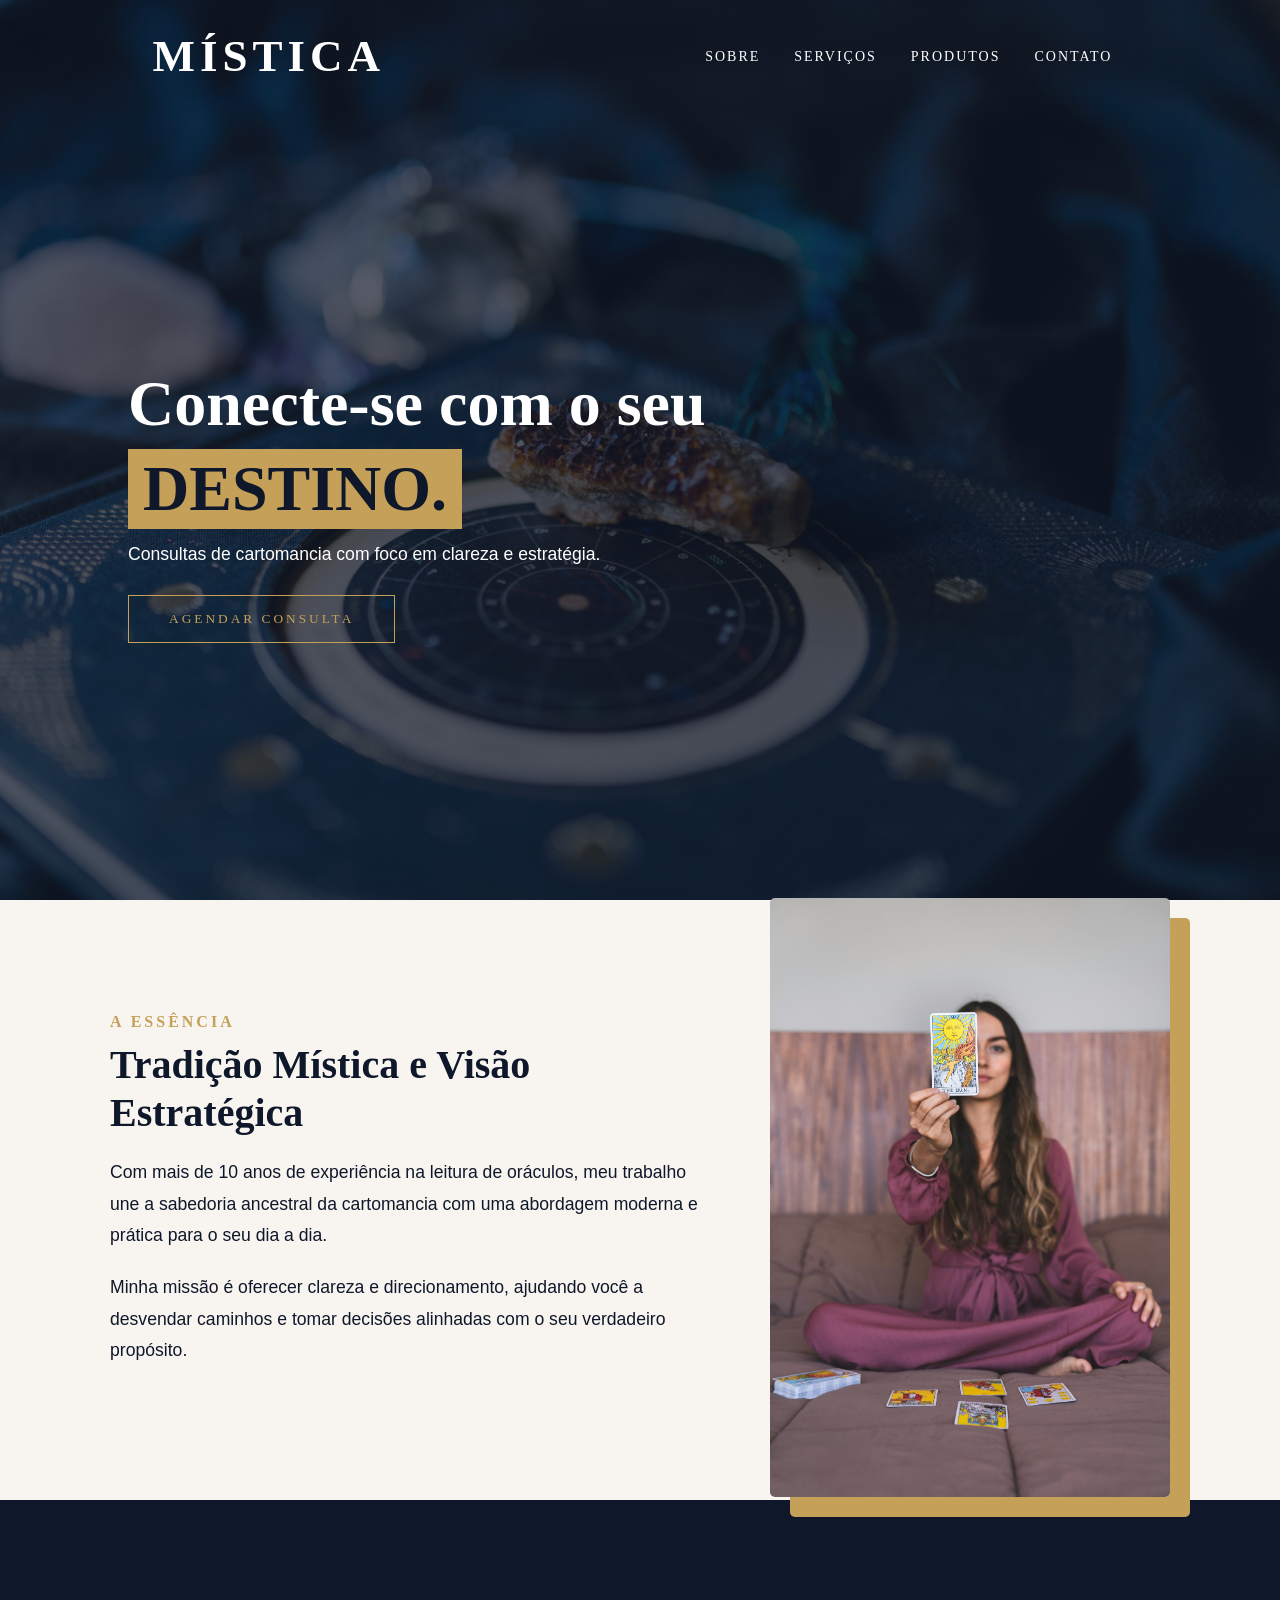
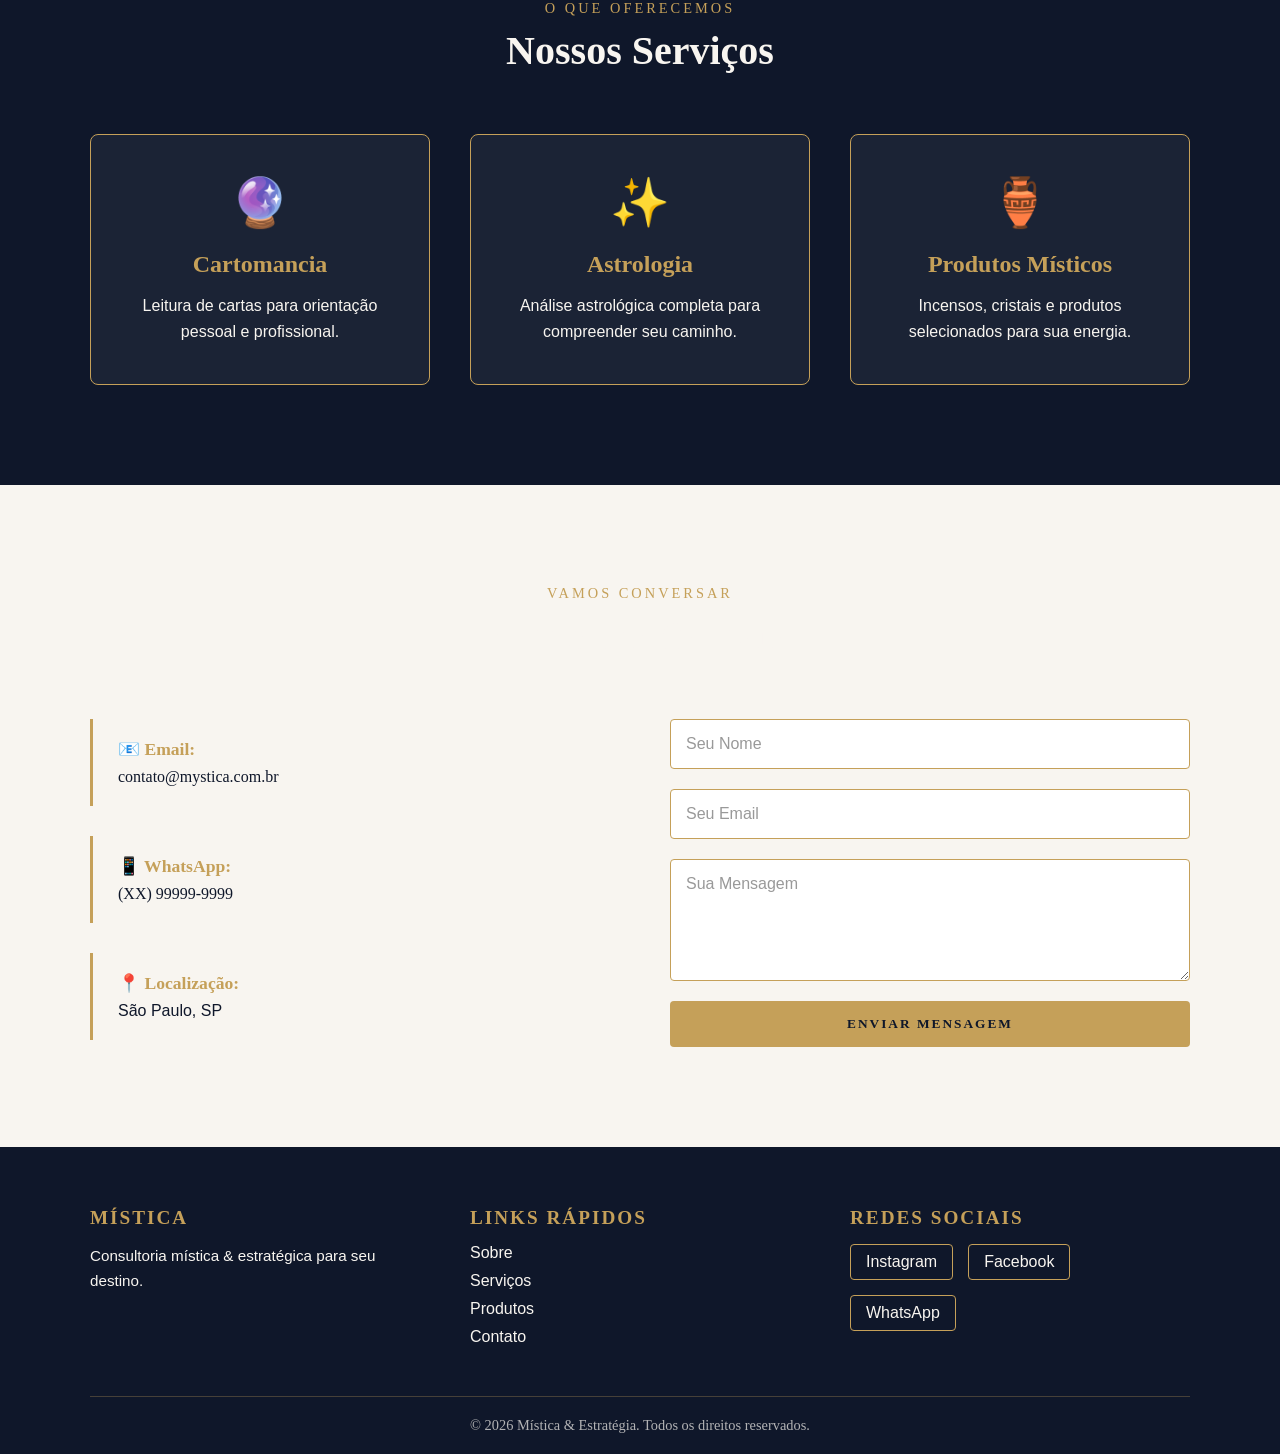
<file: index.html>
<!doctype html>
<html lang="pt-br">
  <head>
    <meta charset="UTF-8" />
    <meta name="viewport" content="width=device-width, initial-scale=1.0" />
    <title>Mística & Estratégia | Consultoria</title>
    <link rel="stylesheet" type="text/css" href="./css/styles.css" />
  </head>
  <body>
    <section class="hero">
      <header>
        <div
          class="logo"
          style="
            color: white;
            font-size: 45px;
            font-weight: bold;
            letter-spacing: 5px;
          "
        >
          MÍSTICA
        </div>
        <nav class="nav-links">
          <a href="#sobre">Sobre</a>
          <a href="#servicos">Serviços</a>
          <a href="produtos.html">Produtos</a>
          <a href="#contato">Contato</a>
        </nav>
      </header>

      <div class="hero-content">
        <!-- Slide 1 -->
        <div class="slide-item active">
          <h1>Conecte-se com o seu <span>DESTINO.</span></h1>
          <p>Consultas de cartomancia com foco em clareza e estratégia.</p>
          <button class="btn-agendar">Agendar Consulta</button>
        </div>

        <!-- Slide 2 -->
        <div class="slide-item">
          <h1>Sua jornada guiada pelos <span>ASTROS.</span></h1>
          <p>
            Descubra o que o universo reservou para o seu caminho profissional.
          </p>
          <button class="btn-agendar">Ver Previsões</button>
        </div>

        <!-- Slide 3 -->
        <div class="slide-item">
          <h1>Produtos para sua <span>ENERGIA.</span></h1>
          <p>
            Conheça nossa linha exclusiva de incensos e cristais selecionados.
          </p>
          <a href="produtos.html" style="text-decoration: none"
            ><button class="btn-agendar">Ir para Loja</button></a
          >
        </div>
      </div>
    </section>

    <!-- SEÇÃO SOBRE -->
    <section id="sobre" class="secao-sobre">
      <div class="container-sobre">
        <div class="sobre-texto">
          <span>A Essência</span>
          <h2>Tradição Mística e Visão Estratégica</h2>
          <p>
            Com mais de 10 anos de experiência na leitura de oráculos, meu
            trabalho une a sabedoria ancestral da cartomancia com uma abordagem
            moderna e prática para o seu dia a dia.
          </p>
          <p>
            Minha missão é oferecer clareza e direcionamento, ajudando você a
            desvendar caminhos e tomar decisões alinhadas com o seu verdadeiro
            propósito.
          </p>
        </div>
        <div class="sobre-imagem">
          <div class="placeholder-image">
            <span>
              <img src="./img/pexels-cristian-rojas-8391231.jpg" alt=""
            /></span>
          </div>
        </div>
      </div>
    </section>

    <!-- SEÇÃO SERVIÇOS -->
    <section id="servicos" class="secao-servicos">
      <div class="container-servicos">
        <div class="titulo-secao">
          <span>O que oferecemos</span>
          <h2>Nossos Serviços</h2>
        </div>
        <div class="grid-servicos">
          <div class="card-servico">
            <div class="icon-servico">🔮</div>
            <h3>Cartomancia</h3>
            <p>Leitura de cartas para orientação pessoal e profissional.</p>
          </div>
          <div class="card-servico">
            <div class="icon-servico">✨</div>
            <h3>Astrologia</h3>
            <p>Análise astrológica completa para compreender seu caminho.</p>
          </div>
          <div class="card-servico">
            <div class="icon-servico">🏺</div>
            <h3>Produtos Místicos</h3>
            <p>Incensos, cristais e produtos selecionados para sua energia.</p>
          </div>
        </div>
      </div>
    </section>

    <!-- SEÇÃO CONTATO -->
    <section id="contato" class="secao-contato">
      <div class="container-contato">
        <div class="titulo-secao">
          <span>Vamos conversar</span>
          <h2>Entre em Contato</h2>
        </div>
        <div class="conteudo-contato">
          <div class="info-contato">
            <div class="item-contato">
              <strong>📧 Email:</strong>
              <p>
                <a href="mailto:contato@mystica.com.br"
                  >contato@mystica.com.br</a
                >
              </p>
            </div>
            <div class="item-contato">
              <strong>📱 WhatsApp:</strong>
              <p>
                <a href="https://wa.me/55" target="_blank">(XX) 99999-9999</a>
              </p>
            </div>
            <div class="item-contato">
              <strong>📍 Localização:</strong>
              <p>São Paulo, SP</p>
            </div>
          </div>
          <form class="formulario-contato" id="form-contato">
            <input type="text" name="name" placeholder="Seu Nome" required />
            <input type="email" name="email" placeholder="Seu Email" required />
            <textarea
              name="message"
              placeholder="Sua Mensagem"
              rows="5"
              required
            ></textarea>
            <button type="submit" class="btn-enviar">Enviar Mensagem</button>
            <div id="form-resposta" class="form-resposta"></div>
          </form>
        </div>
      </div>
    </section>

    <!-- FOOTER -->
    <footer class="footer">
      <div class="container-footer">
        <div class="footer-content">
          <div class="footer-section">
            <h4>MÍSTICA</h4>
            <p>Consultoria mística & estratégica para seu destino.</p>
          </div>
          <div class="footer-section">
            <h4>Links Rápidos</h4>
            <ul>
              <li><a href="#sobre">Sobre</a></li>
              <li><a href="#servicos">Serviços</a></li>
              <li><a href="produtos.html">Produtos</a></li>
              <li><a href="#contato">Contato</a></li>
            </ul>
          </div>
          <div class="footer-section">
            <h4>Redes Sociais</h4>
            <div class="social-links">
              <a href="#" target="_blank">Instagram</a>
              <a href="#" target="_blank">Facebook</a>
              <a href="#" target="_blank">WhatsApp</a>
            </div>
          </div>
        </div>
        <div class="footer-bottom">
          <p>&copy; 2026 Mística & Estratégia. Todos os direitos reservados.</p>
        </div>
      </div>
    </footer>

    <script>
      // SLIDER AUTOMÁTICO
      let currentSlide = 0;
      const slides = document.querySelectorAll(".slide-item");

      function showNextSlide() {
        slides[currentSlide].classList.remove("active");
        currentSlide = (currentSlide + 1) % slides.length;
        slides[currentSlide].classList.add("active");
      }

      setInterval(showNextSlide, 10000);

      // FORMULÁRIO DE CONTATO COM AJAX
      const form = document.getElementById("form-contato");
      const formResposta = document.getElementById("form-resposta");

      if (form) {
        form.addEventListener("submit", function (e) {
          e.preventDefault();

          // Limpa mensagens anteriores
          formResposta.innerHTML = "";

          // Cria FormData com os dados do formulário
          const formData = new FormData(this);

          // Desabilita o botão durante envio
          const btn = form.querySelector(".btn-enviar");
          btn.disabled = true;
          btn.textContent = "Enviando...";

          // Envia os dados para o backend
          fetch("contact.php", {
            method: "POST",
            body: formData,
          })
            .then((response) => response.json())
            .then((data) => {
              if (data.status === "success") {
                // Sucesso
                formResposta.innerHTML =
                  '<div class="resposta-sucesso">✓ ' + data.message + "</div>";
                form.reset();
                btn.textContent = "Enviar Mensagem";
                btn.disabled = false;
              } else {
                // Erro
                let mensagensErro = "<ul>";
                if (data.errors && Array.isArray(data.errors)) {
                  data.errors.forEach((erro) => {
                    mensagensErro += "<li>" + erro + "</li>";
                  });
                } else {
                  mensagensErro += "<li>" + data.message + "</li>";
                }
                mensagensErro += "</ul>";
                formResposta.innerHTML =
                  '<div class="resposta-erro">✗ ' + mensagensErro + "</div>";
                btn.textContent = "Enviar Mensagem";
                btn.disabled = false;
              }
            })
            .catch((error) => {
              console.error("Erro:", error);
              formResposta.innerHTML =
                '<div class="resposta-erro">✗ Erro ao enviar mensagem. Tente novamente.</div>';
              btn.textContent = "Enviar Mensagem";
              btn.disabled = false;
            });
        });
      }

      // NAVEGAÇÃO SUAVE
      document.querySelectorAll('a[href^="#"]').forEach((anchor) => {
        anchor.addEventListener("click", function (e) {
          e.preventDefault();
          const target = document.querySelector(this.getAttribute("href"));
          if (target) {
            target.scrollIntoView({ behavior: "smooth" });
          }
        });
      });
    </script>
  </body>
</html>
</file>
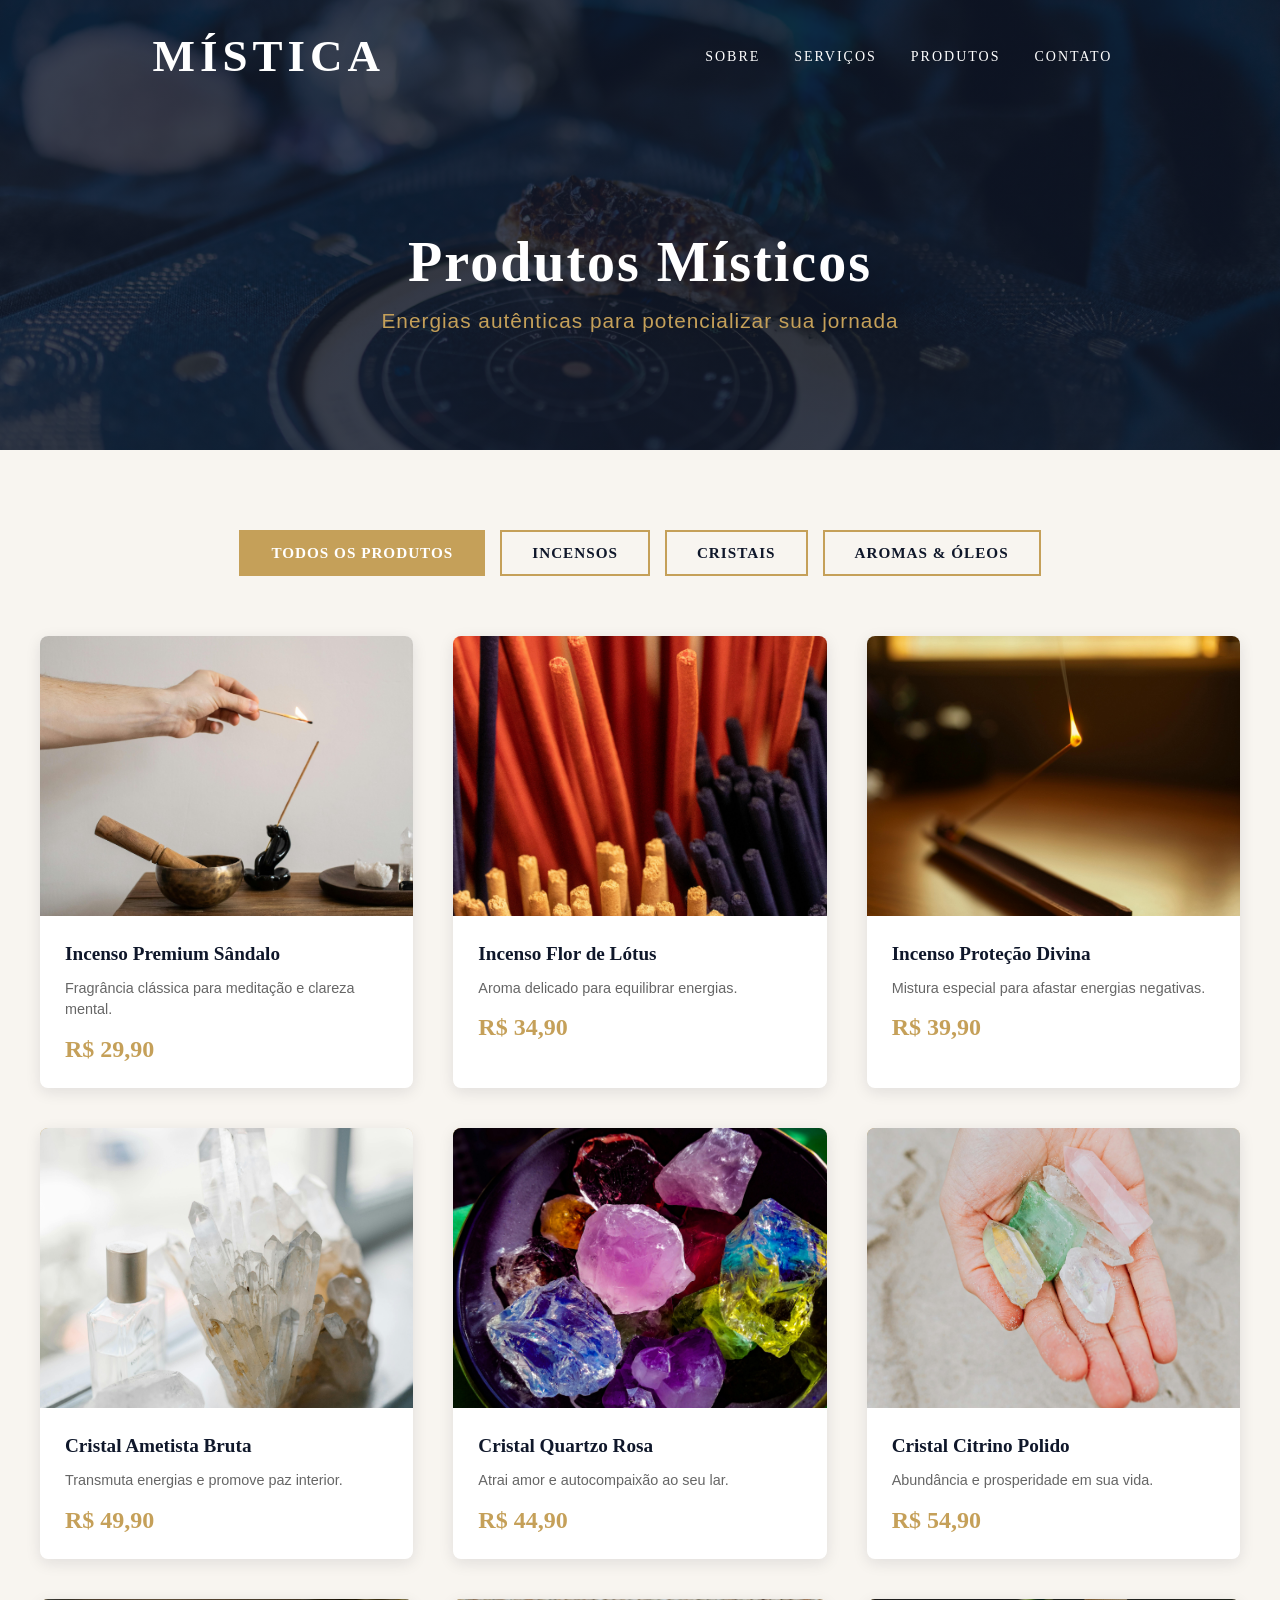
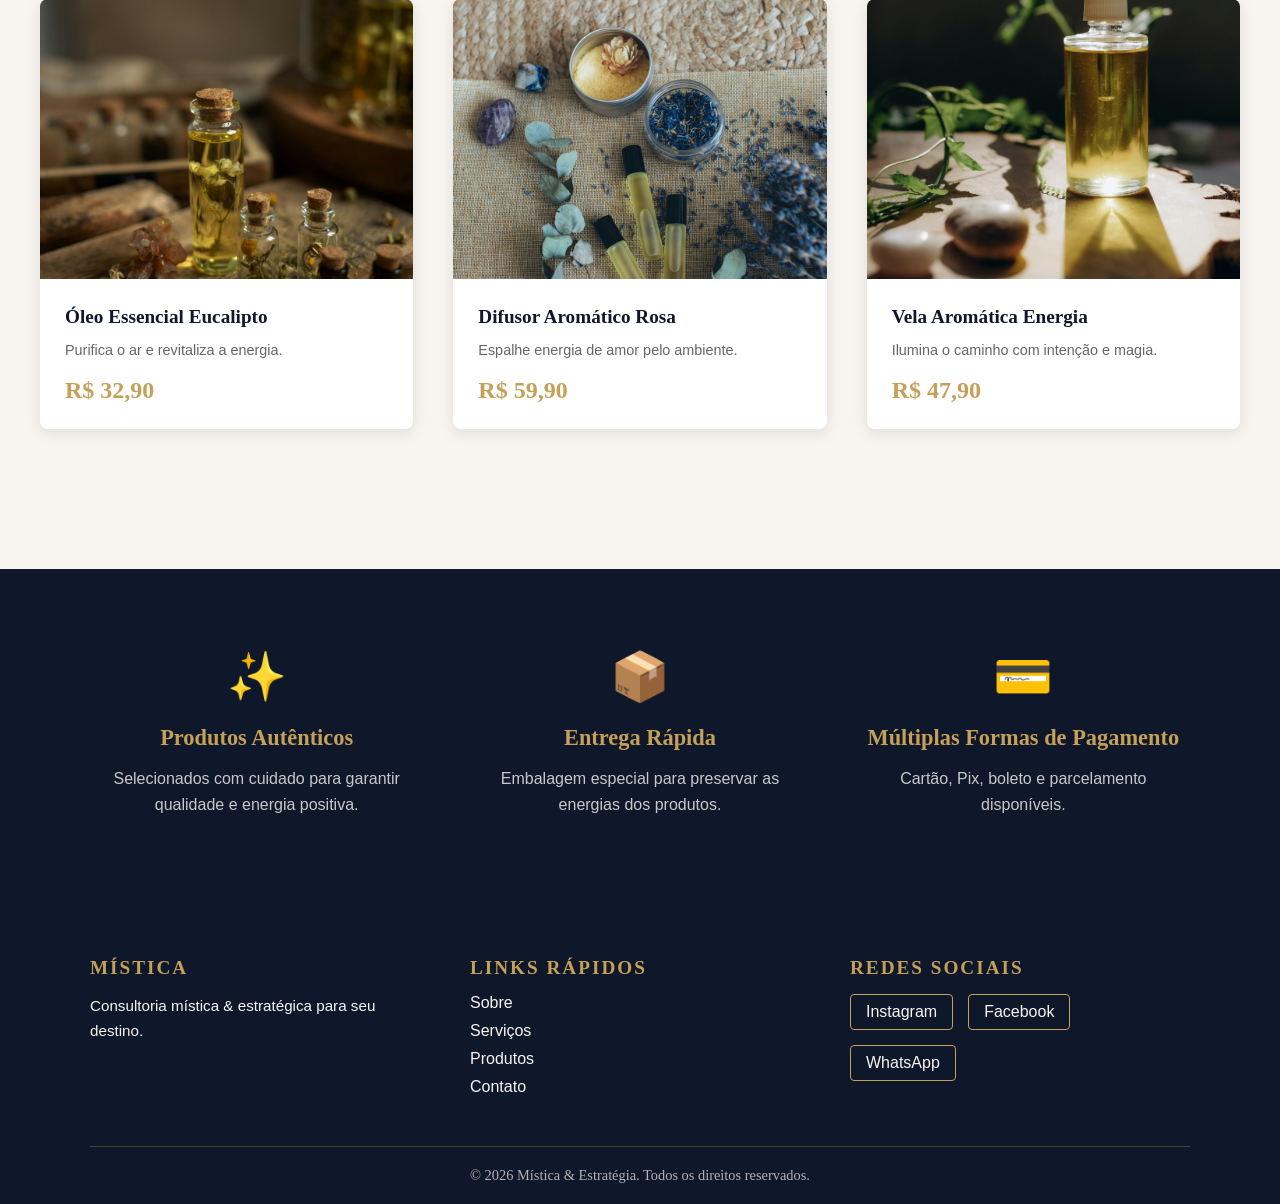
<file: produtos.html>
<!doctype html>
<html lang="pt-br">
  <head>
    <meta charset="UTF-8" />
    <meta name="viewport" content="width=device-width, initial-scale=1.0" />
    <title>Produtos | Mística & Estratégia</title>
    <link rel="stylesheet" type="text/css" href="./css/styles.css" />
  </head>
  <body>
    <!-- HERO PRODUTOS -->
    <section class="hero-produtos">
      <header>
        <div
          class="logo"
          style="
            color: white;
            font-size: 45px;
            font-weight: bold;
            letter-spacing: 5px;
          "
        >
          MÍSTICA
        </div>
        <nav class="nav-links">
          <a href="index.html#sobre">Sobre</a>
          <a href="index.html#servicos">Serviços</a>
          <a href="produtos.html">Produtos</a>
          <a href="index.html#contato">Contato</a>
        </nav>
      </header>

      <div class="hero-produtos-content">
        <h1>Produtos Místicos</h1>
        <p>Energias autênticas para potencializar sua jornada</p>
      </div>
    </section>

    <!-- SEÇÃO PRODUTOS -->
    <section class="secao-produtos">
      <div class="container-produtos">
        <!-- Filtros -->
        <div class="filtros-produtos">
          <button class="filtro-btn active" data-filter="todos">
            Todos os Produtos
          </button>
          <button class="filtro-btn" data-filter="incensos">Incensos</button>
          <button class="filtro-btn" data-filter="cristais">Cristais</button>
          <button class="filtro-btn" data-filter="aromas">
            Aromas & Óleos
          </button>
        </div>

        <!-- Grid de Produtos -->
        <div class="grid-produtos">
          <!-- INCENSOS -->
          <div class="card-produto incensos" data-category="incensos">
            <div class="produto-imagem">
              <img
                src="./produto/pexels-ekaterina-bolovtsova-6766545.jpg"
                alt="Incenso Premium"
              />
              <div class="produto-overlay">
                <button class="btn-adicionar">Adicionar ao Carrinho</button>
              </div>
            </div>
            <div class="produto-info">
              <h3>Incenso Premium Sândalo</h3>
              <p class="produto-descricao">
                Fragrância clássica para meditação e clareza mental.
              </p>
              <div class="produto-preco">
                <span class="preco">R$ 29,90</span>
              </div>
            </div>
          </div>

          <div class="card-produto incensos" data-category="incensos">
            <div class="produto-imagem">
              <img
                src="./produto/pexels-alpha-eko-140938184-18343929.jpg"
                alt="Incenso Lavanda"
              />
              <div class="produto-overlay">
                <button class="btn-adicionar">Adicionar ao Carrinho</button>
              </div>
            </div>
            <div class="produto-info">
              <h3>Incenso Flor de Lótus</h3>
              <p class="produto-descricao">
                Aroma delicado para equilibrar energias.
              </p>
              <div class="produto-preco">
                <span class="preco">R$ 34,90</span>
              </div>
            </div>
          </div>

          <div class="card-produto incensos" data-category="incensos">
            <div class="produto-imagem">
              <img
                src="./produto/pexels-isabella-mendes-107313-9547310.jpg"
                alt="Incenso Mistura"
              />
              <div class="produto-overlay">
                <button class="btn-adicionar">Adicionar ao Carrinho</button>
              </div>
            </div>
            <div class="produto-info">
              <h3>Incenso Proteção Divina</h3>
              <p class="produto-descricao">
                Mistura especial para afastar energias negativas.
              </p>
              <div class="produto-preco">
                <span class="preco">R$ 39,90</span>
              </div>
            </div>
          </div>

          <!-- CRISTAIS -->
          <div class="card-produto cristais" data-category="cristais">
            <div class="produto-imagem">
              <img
                src="./produto/pexels-rdne-6806383.jpg"
                alt="Cristal Ametista"
              />
              <div class="produto-overlay">
                <button class="btn-adicionar">Adicionar ao Carrinho</button>
              </div>
            </div>
            <div class="produto-info">
              <h3>Cristal Ametista Bruta</h3>
              <p class="produto-descricao">
                Transmuta energias e promove paz interior.
              </p>
              <div class="produto-preco">
                <span class="preco">R$ 49,90</span>
              </div>
            </div>
          </div>

          <div class="card-produto cristais" data-category="cristais">
            <div class="produto-imagem">
              <img
                src="./produto/pexels-tugba-19038964.jpg"
                alt="Cristal Rosa"
              />
              <div class="produto-overlay">
                <button class="btn-adicionar">Adicionar ao Carrinho</button>
              </div>
            </div>
            <div class="produto-info">
              <h3>Cristal Quartzo Rosa</h3>
              <p class="produto-descricao">
                Atrai amor e autocompaixão ao seu lar.
              </p>
              <div class="produto-preco">
                <span class="preco">R$ 44,90</span>
              </div>
            </div>
          </div>

          <div class="card-produto cristais" data-category="cristais">
            <div class="produto-imagem">
              <img
                src="./produto/pexels-karola-g-4996903.jpg"
                alt="Cristal Citrino"
              />
              <div class="produto-overlay">
                <button class="btn-adicionar">Adicionar ao Carrinho</button>
              </div>
            </div>
            <div class="produto-info">
              <h3>Cristal Citrino Polido</h3>
              <p class="produto-descricao">
                Abundância e prosperidade em sua vida.
              </p>
              <div class="produto-preco">
                <span class="preco">R$ 54,90</span>
              </div>
            </div>
          </div>

          <!-- AROMAS & ÓLEOS -->
          <div class="card-produto aromas" data-category="aromas">
            <div class="produto-imagem">
              <img
                src="./produto/pexels-gabby-k-20419198.jpg"
                alt="Óleo Essencial"
              />
              <div class="produto-overlay">
                <button class="btn-adicionar">Adicionar ao Carrinho</button>
              </div>
            </div>
            <div class="produto-info">
              <h3>Óleo Essencial Eucalipto</h3>
              <p class="produto-descricao">
                Purifica o ar e revitaliza a energia.
              </p>
              <div class="produto-preco">
                <span class="preco">R$ 32,90</span>
              </div>
            </div>
          </div>

          <div class="card-produto aromas" data-category="aromas">
            <div class="produto-imagem">
              <img
                src="./produto/pexels-elly-fairytale-3865678.jpg"
                alt="Aroma Difusor"
              />
              <div class="produto-overlay">
                <button class="btn-adicionar">Adicionar ao Carrinho</button>
              </div>
            </div>
            <div class="produto-info">
              <h3>Difusor Aromático Rosa</h3>
              <p class="produto-descricao">
                Espalhe energia de amor pelo ambiente.
              </p>
              <div class="produto-preco">
                <span class="preco">R$ 59,90</span>
              </div>
            </div>
          </div>

          <div class="card-produto aromas" data-category="aromas">
            <div class="produto-imagem">
              <img
                src="./produto/pexels-pnw-prod-8490090.jpg"
                alt="Vela Aromática"
              />
              <div class="produto-overlay">
                <button class="btn-adicionar">Adicionar ao Carrinho</button>
              </div>
            </div>
            <div class="produto-info">
              <h3>Vela Aromática Energia</h3>
              <p class="produto-descricao">
                Ilumina o caminho com intenção e magia.
              </p>
              <div class="produto-preco">
                <span class="preco">R$ 47,90</span>
              </div>
            </div>
          </div>
        </div>
      </div>
    </section>

    <!-- SEÇÃO INFORMAÇÕES -->
    <section class="secao-info-produtos">
      <div class="container-info">
        <div class="info-item">
          <div class="info-icon">✨</div>
          <h3>Produtos Autênticos</h3>
          <p>
            Selecionados com cuidado para garantir qualidade e energia positiva.
          </p>
        </div>
        <div class="info-item">
          <div class="info-icon">📦</div>
          <h3>Entrega Rápida</h3>
          <p>Embalagem especial para preservar as energias dos produtos.</p>
        </div>
        <div class="info-item">
          <div class="info-icon">💳</div>
          <h3>Múltiplas Formas de Pagamento</h3>
          <p>Cartão, Pix, boleto e parcelamento disponíveis.</p>
        </div>
      </div>
    </section>

    <!-- FOOTER -->
    <footer class="footer">
      <div class="container-footer">
        <div class="footer-content">
          <div class="footer-section">
            <h4>MÍSTICA</h4>
            <p>Consultoria mística & estratégica para seu destino.</p>
          </div>
          <div class="footer-section">
            <h4>Links Rápidos</h4>
            <ul>
              <li><a href="index.html#sobre">Sobre</a></li>
              <li><a href="index.html#servicos">Serviços</a></li>
              <li><a href="produtos.html">Produtos</a></li>
              <li><a href="index.html#contato">Contato</a></li>
            </ul>
          </div>
          <div class="footer-section">
            <h4>Redes Sociais</h4>
            <div class="social-links">
              <a href="#" target="_blank">Instagram</a>
              <a href="#" target="_blank">Facebook</a>
              <a href="#" target="_blank">WhatsApp</a>
            </div>
          </div>
        </div>
        <div class="footer-bottom">
          <p>&copy; 2026 Mística & Estratégia. Todos os direitos reservados.</p>
        </div>
      </div>
    </footer>

    <script>
      // FILTRO DE PRODUTOS
      const filtros = document.querySelectorAll(".filtro-btn");
      const produtos = document.querySelectorAll(".card-produto");

      filtros.forEach((btn) => {
        btn.addEventListener("click", function () {
          // Remove active de todos os botões
          filtros.forEach((b) => b.classList.remove("active"));
          // Adiciona active ao botão clicado
          this.classList.add("active");

          const filtro = this.getAttribute("data-filter");

          produtos.forEach((produto) => {
            if (filtro === "todos") {
              produto.style.display = "block";
              setTimeout(() => produto.classList.add("mostrar"), 10);
            } else {
              const categoria = produto.getAttribute("data-category");
              if (categoria === filtro) {
                produto.style.display = "block";
                setTimeout(() => produto.classList.add("mostrar"), 10);
              } else {
                produto.classList.remove("mostrar");
                setTimeout(() => (produto.style.display = "none"), 300);
              }
            }
          });
        });
      });

      // ADICIONAR AO CARRINHO
      const botoesAdicionar = document.querySelectorAll(".btn-adicionar");
      botoesAdicionar.forEach((btn) => {
        btn.addEventListener("click", function (e) {
          e.preventDefault();
          const nomeProduto =
            this.closest(".card-produto").querySelector("h3").textContent;
          const preco =
            this.closest(".card-produto").querySelector(".preco").textContent;

          // Mostra mensagem de confirmação
          alert(`✨ ${nomeProduto} (${preco}) adicionado ao carrinho!`);
        });
      });
    </script>
  </body>
</html>
</file>
<file: css/styles.css>
/* 1. CONFIGURAÇÕES TÉCNICAS */
* {
  margin: 0;
  padding: 0;
  box-sizing: border-box;
  font-family: "Playfair Display", serif;
}

:root {
  --azul-noite: #0f172a;
  --dourado: #c5a059;
  --creme: #f8f5f0;
}

/* 2. HERO SECTION (Igual à sua imagem de referência) */
.hero {
  height: 100vh;
  background-image:
    linear-gradient(rgba(15, 23, 42, 0.7), rgba(15, 23, 42, 0.7)),
    url("pexels-rdne-6806707.jpg"); /* Imagem mística moderna */
  background-size: cover;
  background-position: center;
  display: flex;
  flex-direction: column;
}

/* 3. MENU SUPERIOR TRANSPARENTE */
header {
  display: flex;
  justify-content: space-around;
  align-items: center;
  padding: 30px 0;
  width: 100%;
}

.nav-links a {
  color: white;
  text-decoration: none;
  margin: 0 15px;
  font-size: 14px;
  text-transform: uppercase;
  letter-spacing: 2px;
  transition: 0.3s;
}

.nav-links a:hover {
  color: var(--dourado);
}

/* 4. TEXTO CENTRALIZADO (Estilo da foto) */
.hero-content {
  flex: 1;
  display: flex;
  flex-direction: column;
  justify-content: center;
  padding-left: 10%; /* Alinhado à esquerda como na foto */
}

.hero-content h1 {
  color: white;
  font-size: clamp(2rem, 5vw, 4rem);
  max-width: 600px;
  line-height: 1.1;
}

.hero-content span {
  display: inline-block;
  background-color: var(--dourado);
  color: var(--azul-noite);
  padding: 5px 15px;
  margin-top: 10px;
}

/* 5. BOTÃO DE CONVERSÃO (Funil) */
.btn-agendar {
  margin-top: 30px;
  padding: 15px 40px;
  background: none;
  border: 1px solid var(--dourado);
  color: var(--dourado);
  text-transform: uppercase;
  letter-spacing: 3px;
  cursor: pointer;
  width: fit-content;
  transition: 0.5s;
}

.btn-agendar:hover {
  background: var(--dourado);
  color: white;
}

/* 6. SLIDER DE DEPOIMENTOS (Efeito de fade) */
/* Esconde todos os slides por padrão */
.slide-item {
  display: none;
  flex-direction: column;
  animation: fadeEffect 1s; /* Efeito de surgimento suave */
}

/* Mostra apenas o slide que tiver a classe 'active' */
.slide-item.active {
  display: flex;
}

.slide-item p {
  color: white;
  margin-top: 15px;
  font-size: 1.1rem;
  max-width: 500px;
  font-family: "Montserrat", sans-serif;
}

@keyframes fadeEffect {
  from {
    opacity: 0;
    transform: translateY(10px);
  }
  to {
    opacity: 1;
    transform: translateY(0);
  }
}
/* Isso faz a rolagem ser suave em todo o site */
html {
  scroll-behavior: smooth;
}

.secao-sobre {
  padding: 100px 0;
  background-color: var(--creme); /* Aquele tom de papel antigo */
  color: var(--azul-noite);
}

.container-sobre {
  max-width: 1100px;

  margin: 0 auto;
  display: flex;
  align-items: center;
  gap: 50px;
  padding: 0 20px;
}

.sobre-texto {
  flex: 1;
}

.sobre-texto span {
  color: var(--dourado);
  text-transform: uppercase;
  letter-spacing: 3px;
  font-weight: bold;
  display: block;
  margin-bottom: 10px;
}

.sobre-texto h2 {
  font-size: 2.5rem;
  margin-bottom: 20px;
  line-height: 1.2;
}

.sobre-texto p {
  font-size: 1.1rem;
  line-height: 1.8;
  margin-bottom: 20px;
  font-family: "Montserrat", sans-serif; /* Fonte limpa para leitura */
}

.sobre-imagem img {
  width: 100%;
  max-width: 400px;
  border-radius: 5px;
  box-shadow: 20px 20px 0px var(--dourado); /* Detalhe moderno de design */
}

.placeholder-image {
  width: 100%;
  max-width: 400px;
  height: 400px;
  background: linear-gradient(135deg, var(--dourado), rgba(197, 160, 89, 0.3));
  border-radius: 5px;
  box-shadow: 20px 20px 0px var(--dourado);
  display: flex;
  align-items: center;
  justify-content: center;
  font-size: 1.2rem;
  color: var(--azul-noite);
  font-weight: bold;
}

/* SEÇÃO SERVIÇOS */
.secao-servicos {
  padding: 100px 20px;
  background-color: var(--azul-noite);
  color: var(--creme);
}

.container-servicos {
  max-width: 1100px;
  margin: 0 auto;
}

.titulo-secao {
  text-align: center;
  margin-bottom: 60px;
}

.titulo-secao span {
  color: var(--dourado);
  text-transform: uppercase;
  letter-spacing: 3px;
  display: block;
  font-size: 0.9rem;
  margin-bottom: 10px;
}

.titulo-secao h2 {
  font-size: 2.5rem;
  color: var(--creme);
}

.grid-servicos {
  display: grid;
  grid-template-columns: repeat(auto-fit, minmax(280px, 1fr));
  gap: 40px;
}

.card-servico {
  background: rgba(255, 255, 255, 0.05);
  padding: 40px;
  border-radius: 8px;
  border: 1px solid var(--dourado);
  transition: all 0.3s ease;
  text-align: center;
}

.card-servico:hover {
  background: rgba(197, 160, 89, 0.1);
  transform: translateY(-10px);
}

.icon-servico {
  font-size: 3rem;
  margin-bottom: 20px;
}

.card-servico h3 {
  font-size: 1.5rem;
  margin-bottom: 15px;
  color: var(--dourado);
}

.card-servico p {
  font-family: "Montserrat", sans-serif;
  line-height: 1.6;
  font-size: 1rem;
}

/* SEÇÃO CONTATO */
.secao-contato {
  padding: 100px 20px;
  background-color: var(--creme);
  color: var(--azul-noite);
}

.container-contato {
  max-width: 1100px;
  margin: 0 auto;
}

.conteudo-contato {
  display: grid;
  grid-template-columns: 1fr 1fr;
  gap: 60px;
  margin-top: 50px;
}

.info-contato {
  display: flex;
  flex-direction: column;
  gap: 30px;
}

.item-contato {
  padding: 20px;
  border-left: 3px solid var(--dourado);
  padding-left: 25px;
}

.item-contato strong {
  display: block;
  color: var(--dourado);
  font-size: 1.1rem;
  margin-bottom: 8px;
}

.item-contato p {
  font-family: "Montserrat", sans-serif;
  font-size: 1rem;
}

.item-contato a {
  color: var(--azul-noite);
  text-decoration: none;
  transition: 0.3s;
}

.item-contato a:hover {
  color: var(--dourado);
}

.formulario-contato {
  display: flex;
  flex-direction: column;
  gap: 20px;
}

.formulario-contato input,
.formulario-contato textarea {
  padding: 15px;
  border: 1px solid var(--dourado);
  background: white;
  color: var(--azul-noite);
  font-family: "Montserrat", sans-serif;
  border-radius: 4px;
  font-size: 1rem;
}

.formulario-contato input::placeholder,
.formulario-contato textarea::placeholder {
  color: #999;
}

.formulario-contato input:focus,
.formulario-contato textarea:focus {
  outline: none;
  background: rgba(197, 160, 89, 0.05);
  border-color: var(--dourado);
}

.btn-enviar {
  padding: 15px 40px;
  background: var(--dourado);
  color: var(--azul-noite);
  border: none;
  text-transform: uppercase;
  letter-spacing: 2px;
  cursor: pointer;
  font-weight: bold;
  transition: 0.3s;
  border-radius: 4px;
}

.btn-enviar:hover {
  background: white;
  transform: translateY(-2px);
  box-shadow: 0 5px 15px rgba(0, 0, 0, 0.2);
}
/* RESPOSTA DO FORMULÁRIO */
.form-resposta {
  margin-top: 15px;
  padding: 15px;
  border-radius: 4px;
  display: none;
}

.form-resposta .resposta-sucesso,
.form-resposta .resposta-erro {
  display: block;
}

.resposta-sucesso {
  background: rgba(76, 175, 80, 0.1);
  color: #2e7d32;
  border: 1px solid #4caf50;
  padding: 15px;
  border-radius: 4px;
  font-weight: 500;
}

.resposta-erro {
  background: rgba(244, 67, 54, 0.1);
  color: #c62828;
  border: 1px solid #f44336;
  padding: 15px;
  border-radius: 4px;
}

.resposta-erro ul {
  list-style: none;
  margin: 10px 0 0 0;
  padding: 0;
}

.resposta-erro ul li {
  margin: 5px 0;
  padding-left: 20px;
  position: relative;
}

.resposta-erro ul li:before {
  content: "• ";
  position: absolute;
  left: 0;
}
/* FOOTER */
.footer {
  background: var(--azul-noite);
  color: var(--creme);
  padding: 60px 20px 20px;
}

.container-footer {
  max-width: 1100px;
  margin: 0 auto;
}

.footer-content {
  display: grid;
  grid-template-columns: repeat(auto-fit, minmax(250px, 1fr));
  gap: 40px;
  margin-bottom: 40px;
}

.footer-section h4 {
  color: var(--dourado);
  margin-bottom: 15px;
  font-size: 1.2rem;
  text-transform: uppercase;
  letter-spacing: 2px;
}

.footer-section p {
  font-family: "Montserrat", sans-serif;
  line-height: 1.6;
  font-size: 0.95rem;
}

.footer-section ul {
  list-style: none;
}

.footer-section ul li {
  margin-bottom: 10px;
}

.footer-section a {
  color: var(--creme);
  text-decoration: none;
  transition: 0.3s;
  font-family: "Montserrat", sans-serif;
}

.footer-section a:hover {
  color: var(--dourado);
}

.social-links {
  display: flex;
  gap: 15px;
  flex-wrap: wrap;
}

.social-links a {
  padding: 8px 15px;
  border: 1px solid var(--dourado);
  border-radius: 4px;
}

.footer-bottom {
  border-top: 1px solid rgba(197, 160, 89, 0.3);
  padding-top: 20px;
  text-align: center;
  font-family: "Montserrat", sans-serif;
  color: rgba(248, 245, 240, 0.7);
  font-size: 0.9rem;
}

/* ============================================ */
/* PÁGINA DE PRODUTOS */
/* ============================================ */

/* HERO PRODUTOS */
.hero-produtos {
  height: 50vh;
  background:
    linear-gradient(rgba(15, 23, 42, 0.8), rgba(15, 23, 42, 0.8)),
    url("/img/pexels-rdne-6806707.jpg");
  background-size: cover;
  background-position: center;
  display: flex;
  flex-direction: column;
}

.hero-produtos-content {
  flex: 1;
  display: flex;
  flex-direction: column;
  justify-content: center;
  align-items: center;
  text-align: center;
}

.hero-produtos-content h1 {
  color: white;
  font-size: 3.5rem;
  margin-bottom: 15px;
  letter-spacing: 2px;
}

.hero-produtos-content p {
  color: var(--dourado);
  font-size: 1.3rem;
  font-family: "Montserrat", sans-serif;
  letter-spacing: 1px;
}

/* SEÇÃO PRODUTOS */
.secao-produtos {
  padding: 80px 20px;
  background-color: var(--creme);
}

.container-produtos {
  max-width: 1200px;
  margin: 0 auto;
}

/* FILTROS */
.filtros-produtos {
  display: flex;
  justify-content: center;
  gap: 15px;
  margin-bottom: 60px;
  flex-wrap: wrap;
}

.filtro-btn {
  padding: 12px 30px;
  border: 2px solid var(--dourado);
  background: transparent;
  color: var(--azul-noite);
  cursor: pointer;
  font-size: 0.95rem;
  text-transform: uppercase;
  letter-spacing: 1px;
  transition: all 0.3s ease;
  font-weight: bold;
}

.filtro-btn:hover {
  background: var(--dourado);
  color: white;
  transform: translateY(-2px);
}

.filtro-btn.active {
  background: var(--dourado);
  color: white;
}

/* GRID DE PRODUTOS */
.grid-produtos {
  display: grid;
  grid-template-columns: repeat(auto-fill, minmax(280px, 1fr));
  gap: 40px;
  margin-bottom: 60px;
}

/* CARD DO PRODUTO */
.card-produto {
  background: white;
  border-radius: 8px;
  overflow: hidden;
  box-shadow: 0 4px 15px rgba(15, 23, 42, 0.1);
  transition: all 0.3s ease;
  opacity: 0;
  animation: fadeIn 0.5s ease forwards;
}

.card-produto.mostrar {
  opacity: 1;
}

@keyframes fadeIn {
  from {
    opacity: 0;
    transform: translateY(10px);
  }
  to {
    opacity: 1;
    transform: translateY(0);
  }
}

.card-produto:hover {
  transform: translateY(-8px);
  box-shadow: 0 8px 25px rgba(15, 23, 42, 0.2);
}

/* IMAGEM DO PRODUTO */
.produto-imagem {
  position: relative;
  width: 100%;
  height: 280px;
  overflow: hidden;
  background: linear-gradient(135deg, var(--dourado), rgba(197, 160, 89, 0.3));
}

.produto-imagem img {
  width: 100%;
  height: 100%;
  object-fit: cover;
  transition: transform 0.3s ease;
}

.card-produto:hover .produto-imagem img {
  transform: scale(1.05);
}

/* OVERLAY COM BOTÃO */
.produto-overlay {
  position: absolute;
  top: 0;
  left: 0;
  width: 100%;
  height: 100%;
  background: rgba(15, 23, 42, 0.8);
  display: flex;
  align-items: center;
  justify-content: center;
  opacity: 0;
  transition: opacity 0.3s ease;
}

.card-produto:hover .produto-overlay {
  opacity: 1;
}

.btn-adicionar {
  padding: 12px 30px;
  background: var(--dourado);
  color: white;
  border: none;
  border-radius: 4px;
  cursor: pointer;
  font-size: 0.95rem;
  text-transform: uppercase;
  letter-spacing: 1px;
  font-weight: bold;
  transition: 0.3s;
}

.btn-adicionar:hover {
  background: white;
  color: var(--dourado);
}

/* INFO DO PRODUTO */
.produto-info {
  padding: 25px;
}

.produto-info h3 {
  font-size: 1.2rem;
  color: var(--azul-noite);
  margin-bottom: 10px;
  line-height: 1.4;
}

.produto-descricao {
  color: #666;
  font-size: 0.9rem;
  margin-bottom: 15px;
  font-family: "Montserrat", sans-serif;
  line-height: 1.5;
}

/* PREÇO */
.produto-preco {
  display: flex;
  align-items: center;
  gap: 10px;
}

.preco {
  font-size: 1.5rem;
  color: var(--dourado);
  font-weight: bold;
}

/* SEÇÃO DE INFORMAÇÕES */
.secao-info-produtos {
  padding: 80px 20px;
  background: var(--azul-noite);
  color: var(--creme);
}

.container-info {
  max-width: 1100px;
  margin: 0 auto;
  display: grid;
  grid-template-columns: repeat(auto-fit, minmax(300px, 1fr));
  gap: 50px;
}

.info-item {
  text-align: center;
}

.info-icon {
  font-size: 3rem;
  margin-bottom: 20px;
  display: block;
}

.info-item h3 {
  font-size: 1.4rem;
  color: var(--dourado);
  margin-bottom: 15px;
}

.info-item p {
  font-family: "Montserrat", sans-serif;
  line-height: 1.6;
  color: rgba(248, 245, 240, 0.8);
}

/* RESPONSIVIDADE MOBILE */
@media (max-width: 768px) {
  /* HERO */
  header {
    flex-direction: column;
    gap: 20px;
    padding: 20px 0;
  }

  .logo {
    font-size: 30px !important;
    letter-spacing: 3px !important;
  }

  .nav-links {
    flex-direction: column;
    gap: 10px;
    text-align: center;
  }

  .nav-links a {
    font-size: 12px;
    margin: 5px 0;
  }

  .hero-content {
    padding-left: 5%;
    padding-right: 5%;
  }

  .hero-content h1 {
    font-size: 1.8rem;
  }

  .hero-content span {
    padding: 3px 10px;
    font-size: 0.9rem;
  }

  .slide-item p {
    font-size: 0.95rem;
    max-width: 100%;
  }

  /* SOBRE */
  .container-sobre {
    flex-direction: column;
    text-align: center;
    gap: 30px;
  }

  .sobre-imagem img,
  .placeholder-image {
    box-shadow: 10px 10px 0px var(--dourado);
    max-width: 300px;
    height: 300px;
  }

  .sobre-texto h2 {
    font-size: 1.8rem;
  }

  /* SERVIÇOS */
  .titulo-secao h2 {
    font-size: 1.8rem;
  }

  .grid-servicos {
    grid-template-columns: 1fr;
    gap: 25px;
  }

  .card-servico {
    padding: 25px;
  }

  /* CONTATO */
  .conteudo-contato {
    grid-template-columns: 1fr;
    gap: 40px;
  }

  .formulario-contato input,
  .formulario-contato textarea {
    padding: 12px;
    font-size: 16px; /* Evita zoom em inputs no mobile */
  }

  /* FOOTER */
  .footer-content {
    grid-template-columns: 1fr;
    gap: 25px;
  }

  .footer-section {
    text-align: center;
  }

  .social-links {
    justify-content: center;
  }

  .secao-sobre,
  .secao-servicos,
  .secao-contato,
  .secao-produtos,
  .secao-info-produtos,
  .footer {
    padding: 60px 20px;
  }

  /* PRODUTOS MOBILE */
  .hero-produtos-content h1 {
    font-size: 2rem;
  }

  .hero-produtos-content p {
    font-size: 1rem;
  }

  .filtros-produtos {
    gap: 10px;
    margin-bottom: 40px;
  }

  .filtro-btn {
    padding: 10px 20px;
    font-size: 0.85rem;
  }

  .grid-produtos {
    grid-template-columns: repeat(auto-fill, minmax(200px, 1fr));
    gap: 20px;
    margin-bottom: 40px;
  }

  .produto-imagem {
    height: 220px;
  }

  .produto-info {
    padding: 15px;
  }

  .produto-info h3 {
    font-size: 1rem;
  }

  .preco {
    font-size: 1.3rem;
  }

  .container-info {
    gap: 30px;
  }

  .info-icon {
    font-size: 2.5rem;
  }
}
</file>
